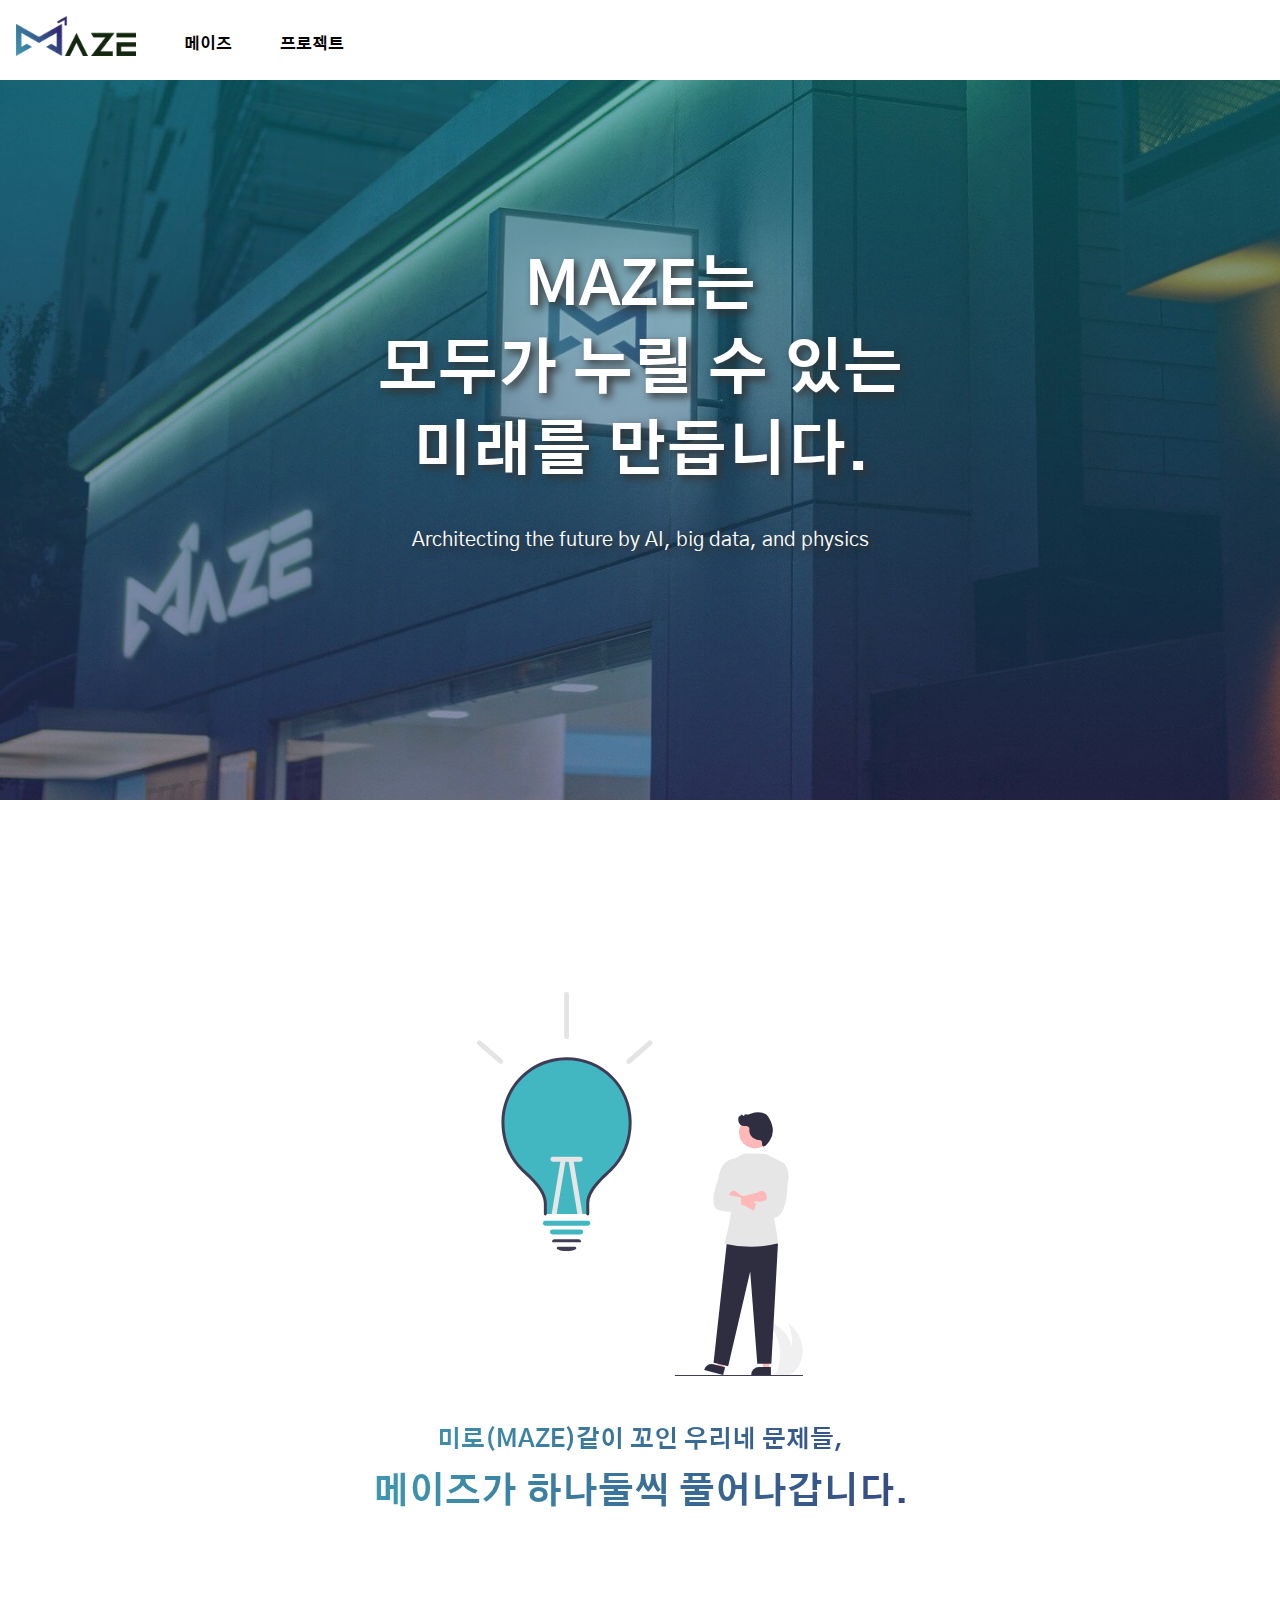
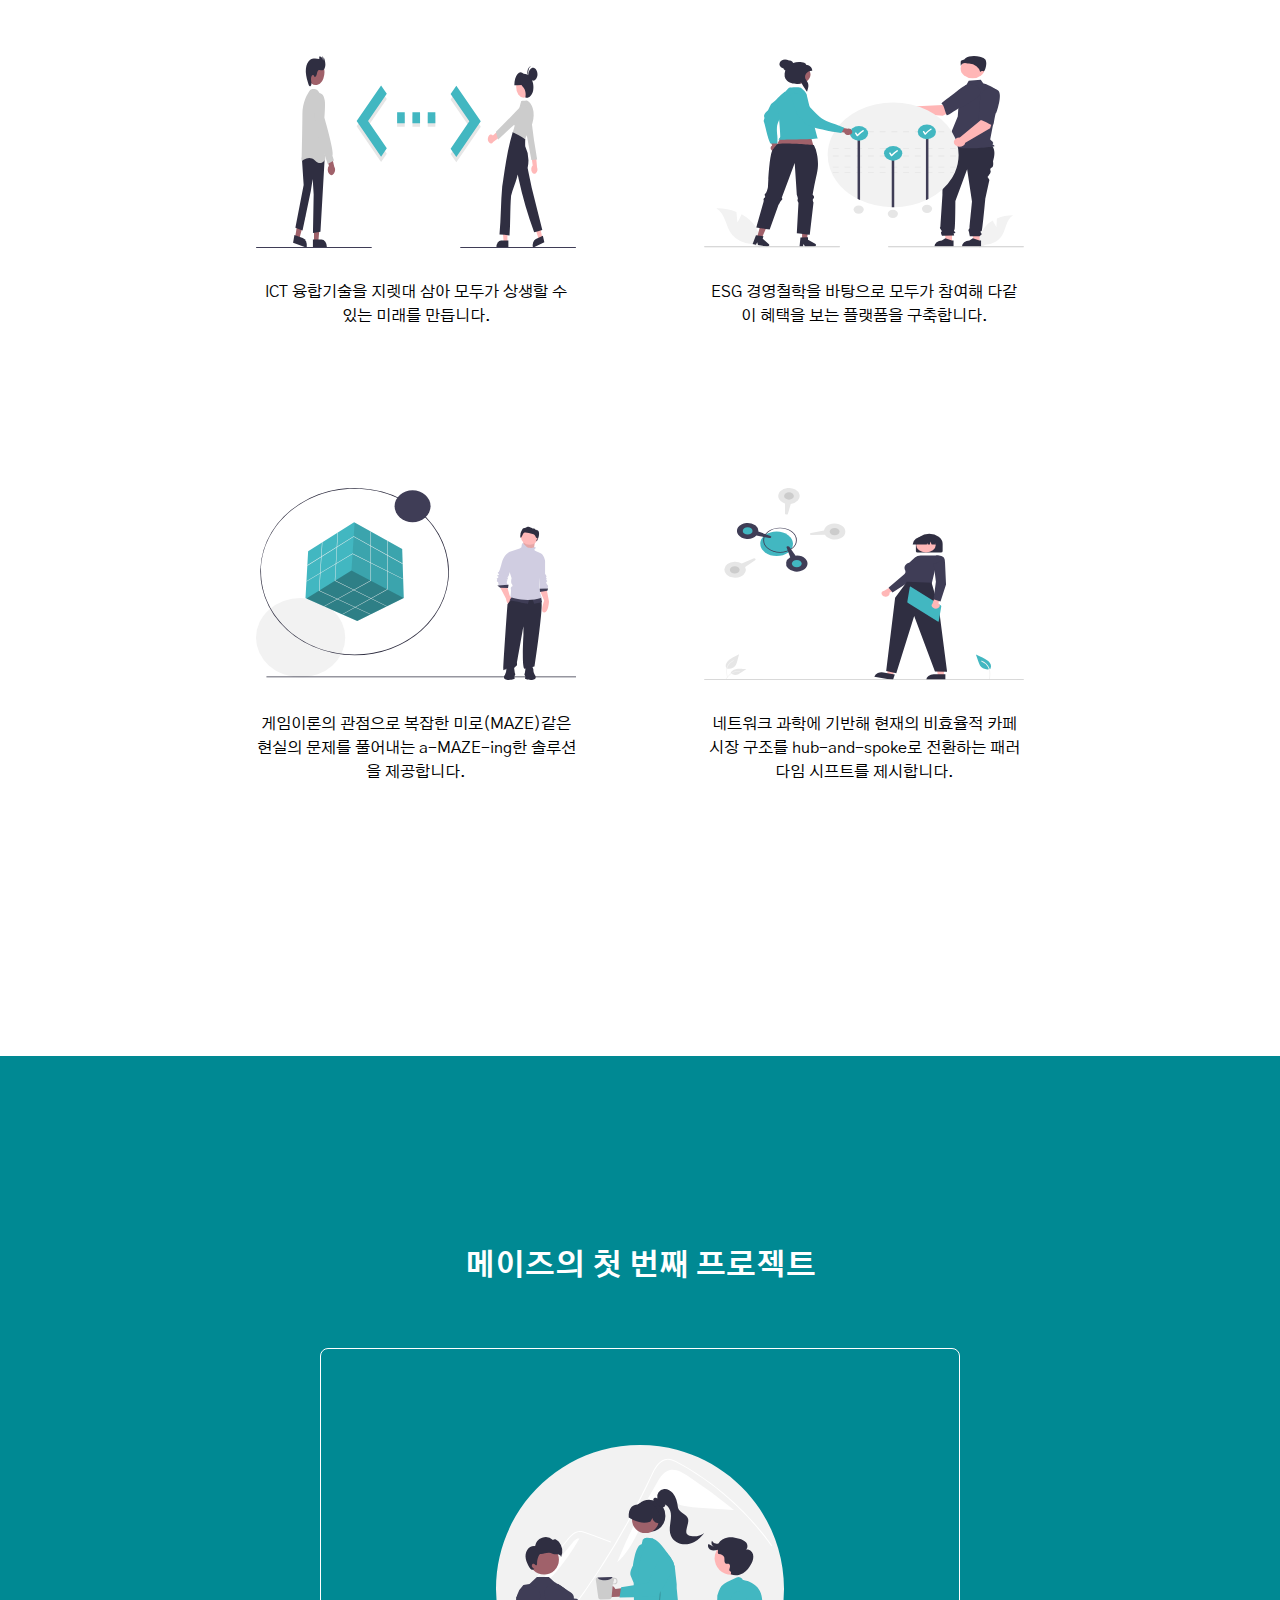
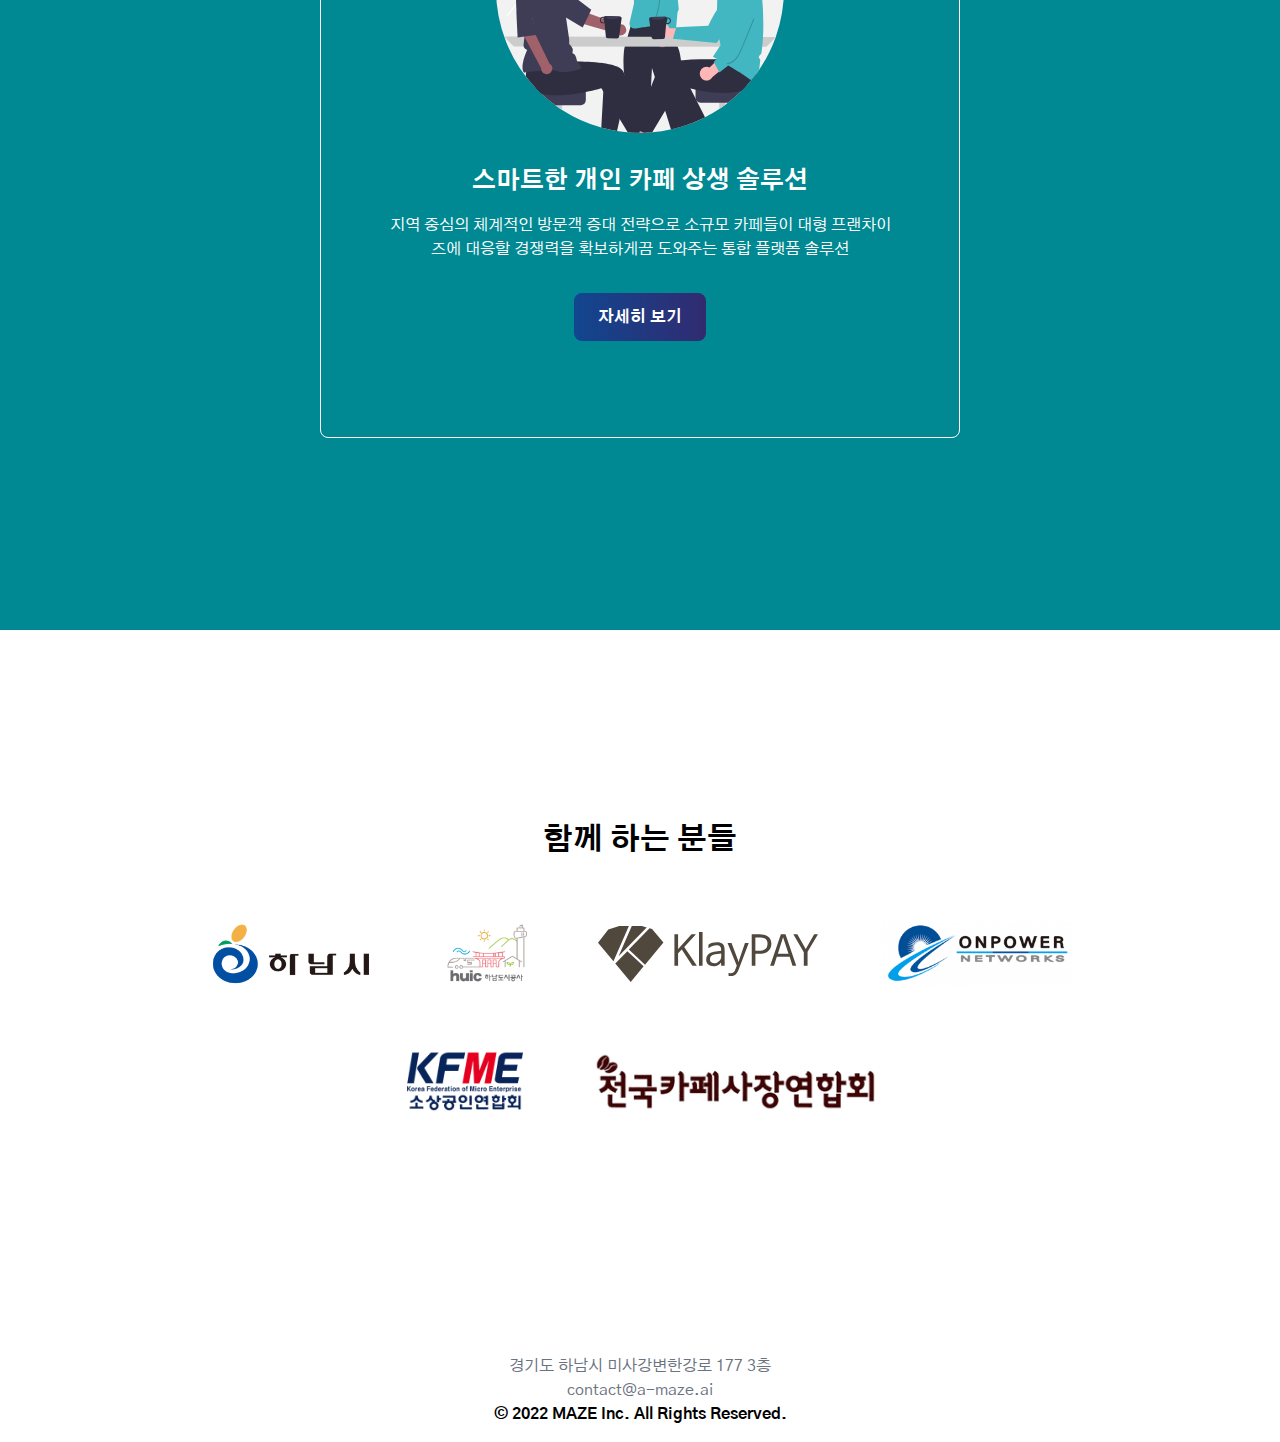
<file: index.html>
<!DOCTYPE html>
<html lang="en" class="scroll-smooth">
  <head>
    <meta charset="utf-8">
    <meta name="viewport" content="width=device-width">
    <title>MAZE | 미로같은 문제를 풀어내는 스타트업</title>
    <link rel="preconnect" href="https://fonts.googleapis.com">
    <link rel="preconnect" href="https://fonts.gstatic.com" crossorigin>
    <link href="https://fonts.googleapis.com/css2?family=Gothic+A1:wght@400;700&display=swap" rel="stylesheet">
    <link rel="preload" as="image" href="/assets/asset.96592c59.png">
    <link rel="preload" as="image" href="[data-uri]">
  <link rel="stylesheet" href="/assets/asset.e5da686d.css"></link>
</head>
  <body class="w-full min-h-screen flex flex-col">
    <nav class="bg-white fixed w-full top-0 pt-4 pb-6 px-4">
  <div class="max-w-screen-xl mx-auto flex items-end">
    <a href="/">
      <img class="hidden md:inline aspect-[3/1] w-[120px] mr-6" src="/assets/asset.96592c59.png" alt="MAZE logo">
      <img class="md:hidden h-8 inline aspect-[4/5] w-[40px] mr-4" src="[data-uri]" alt="MAZE icon">
    </a>
    <ul class="flex font-bold items-end">
      <li>
            <a class="text-sm md:text-base hover:text-primary-dark mx-2 md:px-4 md:py-2" href="/about">
              메이즈
            </a>
          </li><li>
            <a class="text-sm md:text-base hover:text-primary-dark mx-2 md:px-4 md:py-2" href="/project">
              프로젝트
            </a>
          </li>
    </ul>
  </div>
</nav>

    <main class="flex-grow">
      <section class="bg-splash bg-no-repeat bg-cover bg-center flex items-center h-[600px] md:h-[800px]">
  <div class="text-center text-white mx-auto px-4" style="text-shadow: 4px 4px 8px #333">
    <h1 class="font-bold leading-tight md:leading-snug text-4xl md:text-6xl mb-8">
      MAZE는<br>모두가 누릴 수 있는<br>미래를 만듭니다.
    </h1>
    <p class="text-xl">Architecting the future by AI, big data, and physics</p>
  </div>
</section>
<section id="overview" class="max-w-screen-lg mx-auto px-8 py-48">
  <header class="mb-16">
    <div class="flex justify-center mx-4">
      <img class="h-72 sm:h-80 md:h-96 mb-12" src="/assets/asset.1aecb2c9.svg">
    </div>
    <h2 class="bg-clip-text bg-gradient-to-r from-primary to-secondary text-transparent font-bold text-center">
      <span class="block text-lg sm:text-xl md:text-2xl mb-4">
        미로(MAZE)같이 꼬인 우리네 문제들,
      </span>
      <span class="block text-2xl sm:text-3xl md:text-4xl">메이즈가 하나둘씩 풀어나갑니다.
      </span>
    </h2>
  </header>
  <div class="flex flex-wrap text-center justify-center">
    <div class="w-80 flex flex-col justify-center mx-4 md:mx-16 my-20">
        <img class="h-48 mb-4 md:mb-8" src="/assets/asset.a20f2251.svg">
        <p>ICT 융합기술을 지렛대 삼아 모두가 상생할 수 있는 미래를 만듭니다.</p>
      </div><div class="w-80 flex flex-col justify-center mx-4 md:mx-16 my-20">
        <img class="h-48 mb-4 md:mb-8" src="/assets/asset.ddd27d6b.svg">
        <p>ESG 경영철학을 바탕으로 모두가 참여해 다같이 혜택을 보는 플랫폼을 구축합니다.</p>
      </div><div class="w-80 flex flex-col justify-center mx-4 md:mx-16 my-20">
        <img class="h-48 mb-4 md:mb-8" src="/assets/asset.1a34b080.svg">
        <p>게임이론의 관점으로 복잡한 미로(MAZE)같은 현실의 문제를 풀어내는 a-MAZE-ing한 솔루션을 제공합니다.</p>
      </div><div class="w-80 flex flex-col justify-center mx-4 md:mx-16 my-20">
        <img class="h-48 mb-4 md:mb-8" src="/assets/asset.17ec8d19.svg">
        <p>네트워크 과학에 기반해 현재의 비효율적 카페 시장 구조를 hub-and-spoke로 전환하는 패러다임 시프트를 제시합니다.</p>
      </div>
  </div>
</section>
<section id="project" class="bg-primary-dark mx-auto text-white px-4 py-48">
  <header class="flex items-end justify-center pb-16">
    <h2 class="text-2xl md:text-3xl font-bold">메이즈의 첫 번째 프로젝트</h2>
  </header>
  <main class="flex justify-center text-center">
    <div class="px-16 py-24 border border-white rounded-lg max-w-screen-sm">
      <div class="flex justify-center">
        <img class="h-60 md:h-72 rounded mb-8" src="/assets/asset.09374cf5.svg">
      </div>
      <h3 class="text-xl md:text-2xl font-bold mb-4">
        스마트한 개인 카페 상생 솔루션
      </h3>
      <p class="mb-8">
        지역 중심의 체계적인 방문객 증대 전략으로 소규모 카페들이 대형
        프랜차이즈에 대응할 경쟁력을 확보하게끔 도와주는 통합 플랫폼 솔루션
      </p>
      <div class="text-center">
        <a href="/project" class="inline-block font-bold text-sm md:text-base text-center text-white rounded-lg px-4 py-3 md:px-6 bg-gradient-to-r from-secondary-light to-secondary hover:bg-none hover:bg-secondary-light " target="_self">
  자세히 보기
</a>

      </div>
    </div>
  </main>
</section>
<section class="bg-white px-4 py-48">
  <div class="max-w-screen-lg mx-auto">
    <header class="flex items-end justify-center mb-8">
      <h2 class="text-2xl md:text-3xl font-bold">함께 하는 분들</h2>
    </header>
    <div class="flex flex-wrap justify-center">
      <img class="h-16 mx-8 my-4 md:my-8" src="/assets/asset.dc118f31.png" alt="하남시 logo"><img class="h-16 mx-8 my-4 md:my-8" src="/assets/asset.0c73f998.png" alt="하남도시공사 logo"><img class="h-16 mx-8 my-4 md:my-8" src="/assets/asset.6300edda.svg" alt="클레이페이 logo"><img class="h-16 mx-8 my-4 md:my-8" src="/assets/asset.20e27944.png" alt="온파워 네트웍스 logo"><img class="h-16 mx-8 my-4 md:my-8" src="/assets/asset.550ae460.png" alt="소상공인연합회 logo"><img class="h-16 mx-8 my-4 md:my-8" src="/assets/asset.a15a7a52.png" alt="전국카페사장연합회 logo">
    </div>
  </div>
</section>

    </main>
    <footer class="text-center p-4">
  <div class="text-gray-500">경기도 하남시 미사강변한강로 177 3층</div>
  <div class="text-gray-500">contact@a-maze.ai</div>
  <div class="font-bold">© 2022 MAZE Inc. All Rights Reserved.</div>
</footer>

  </body></html>
</file>
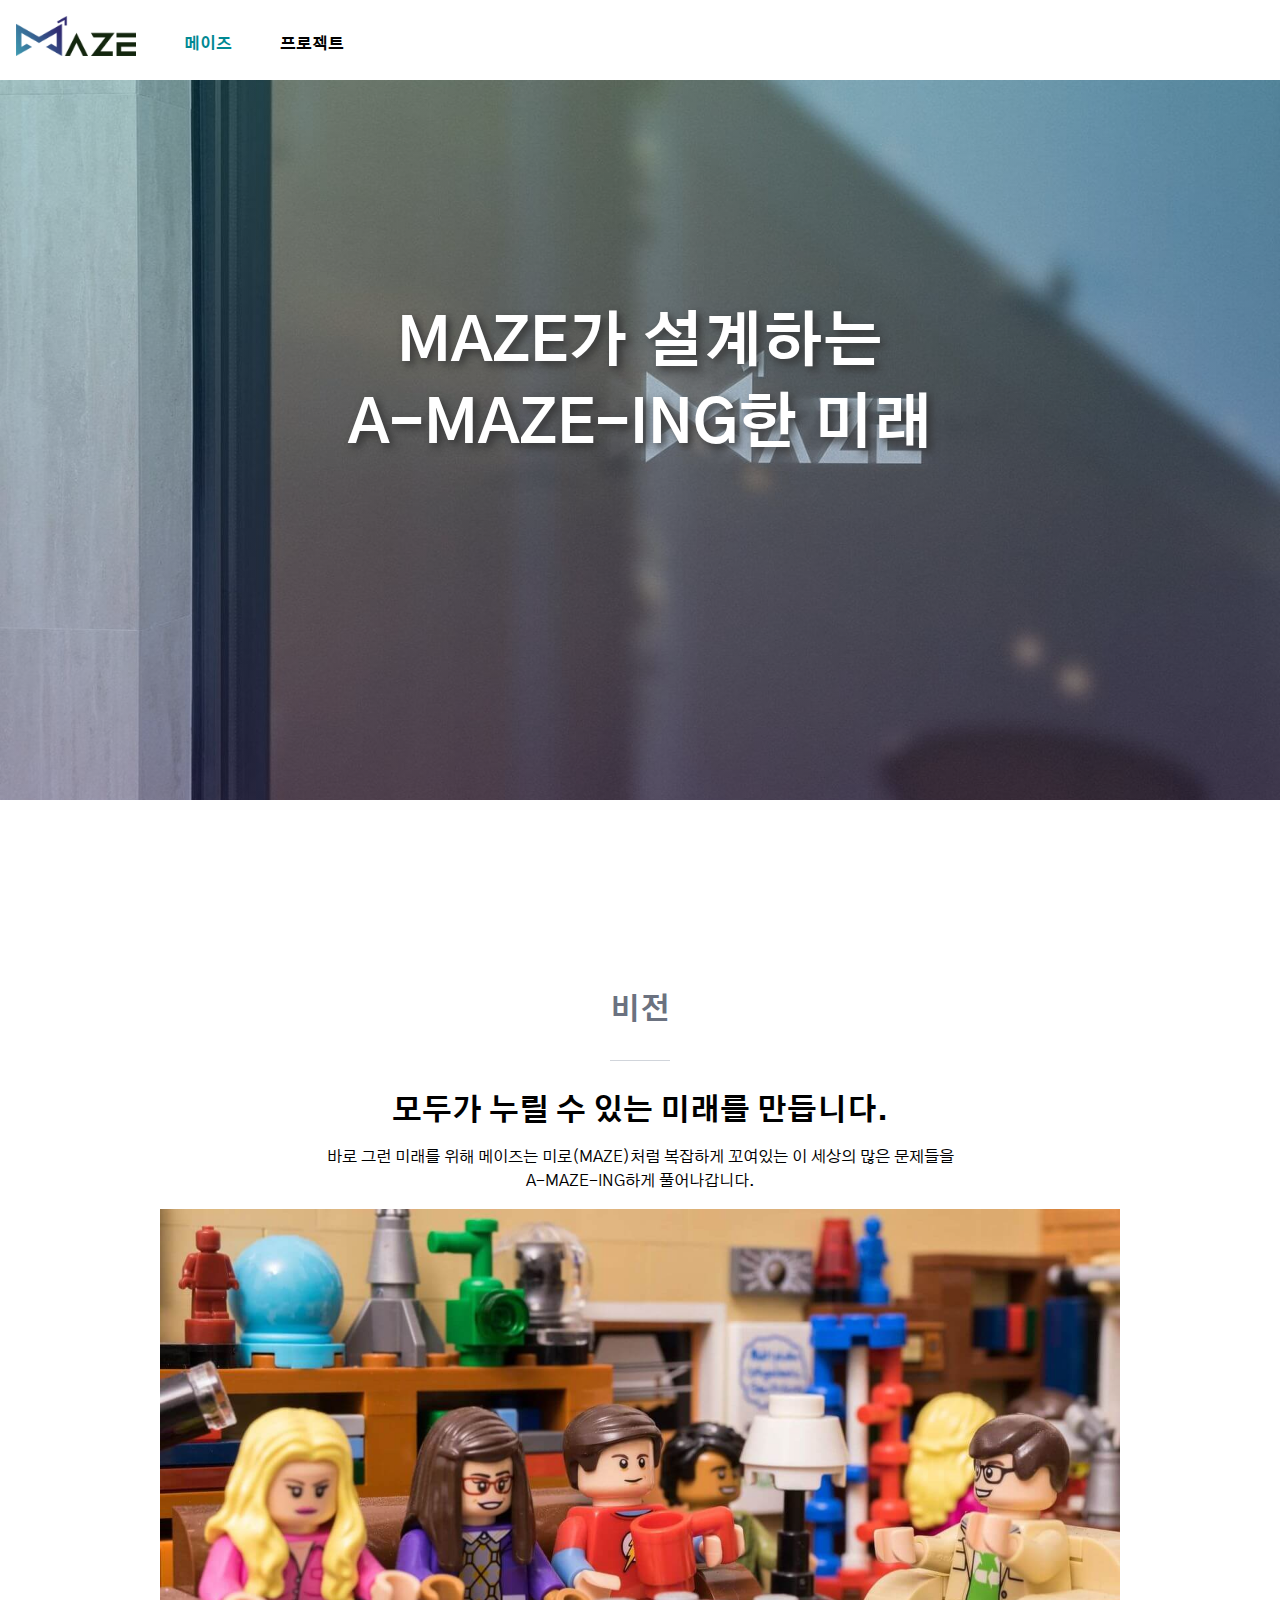
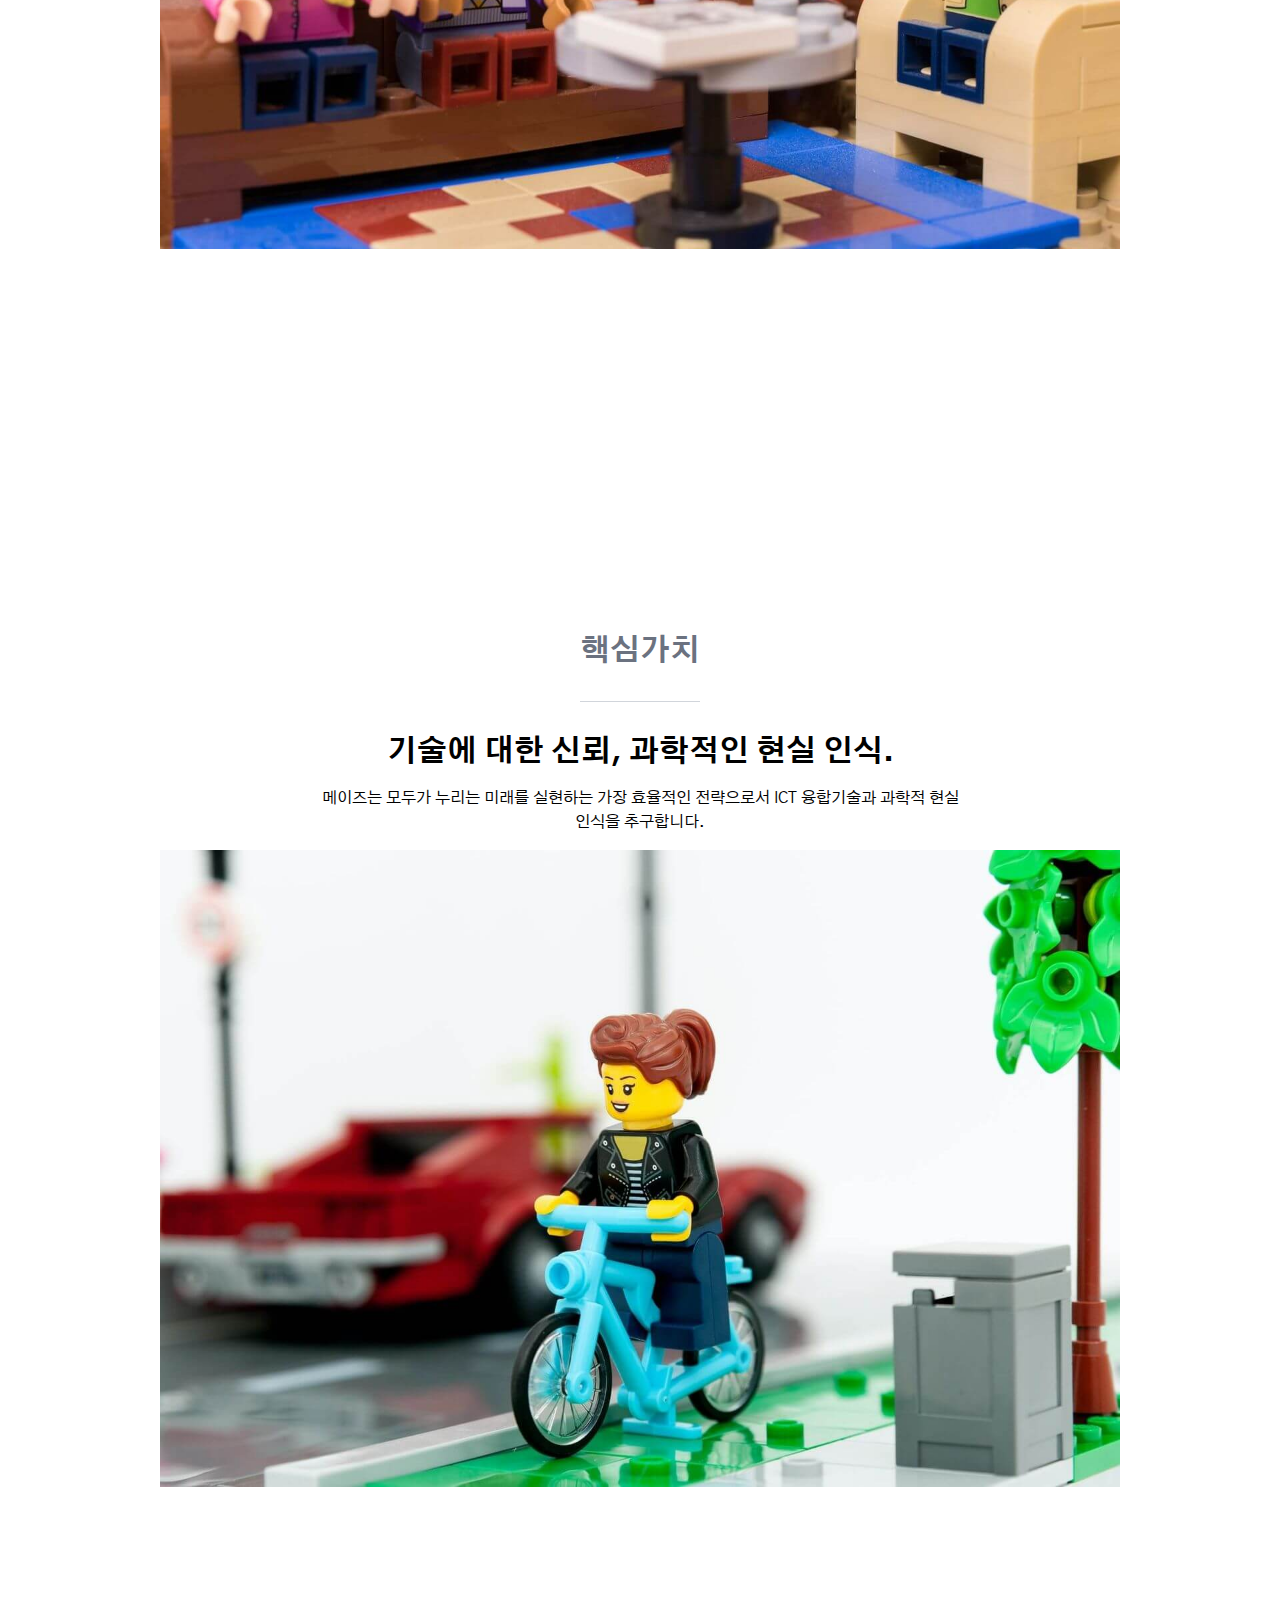
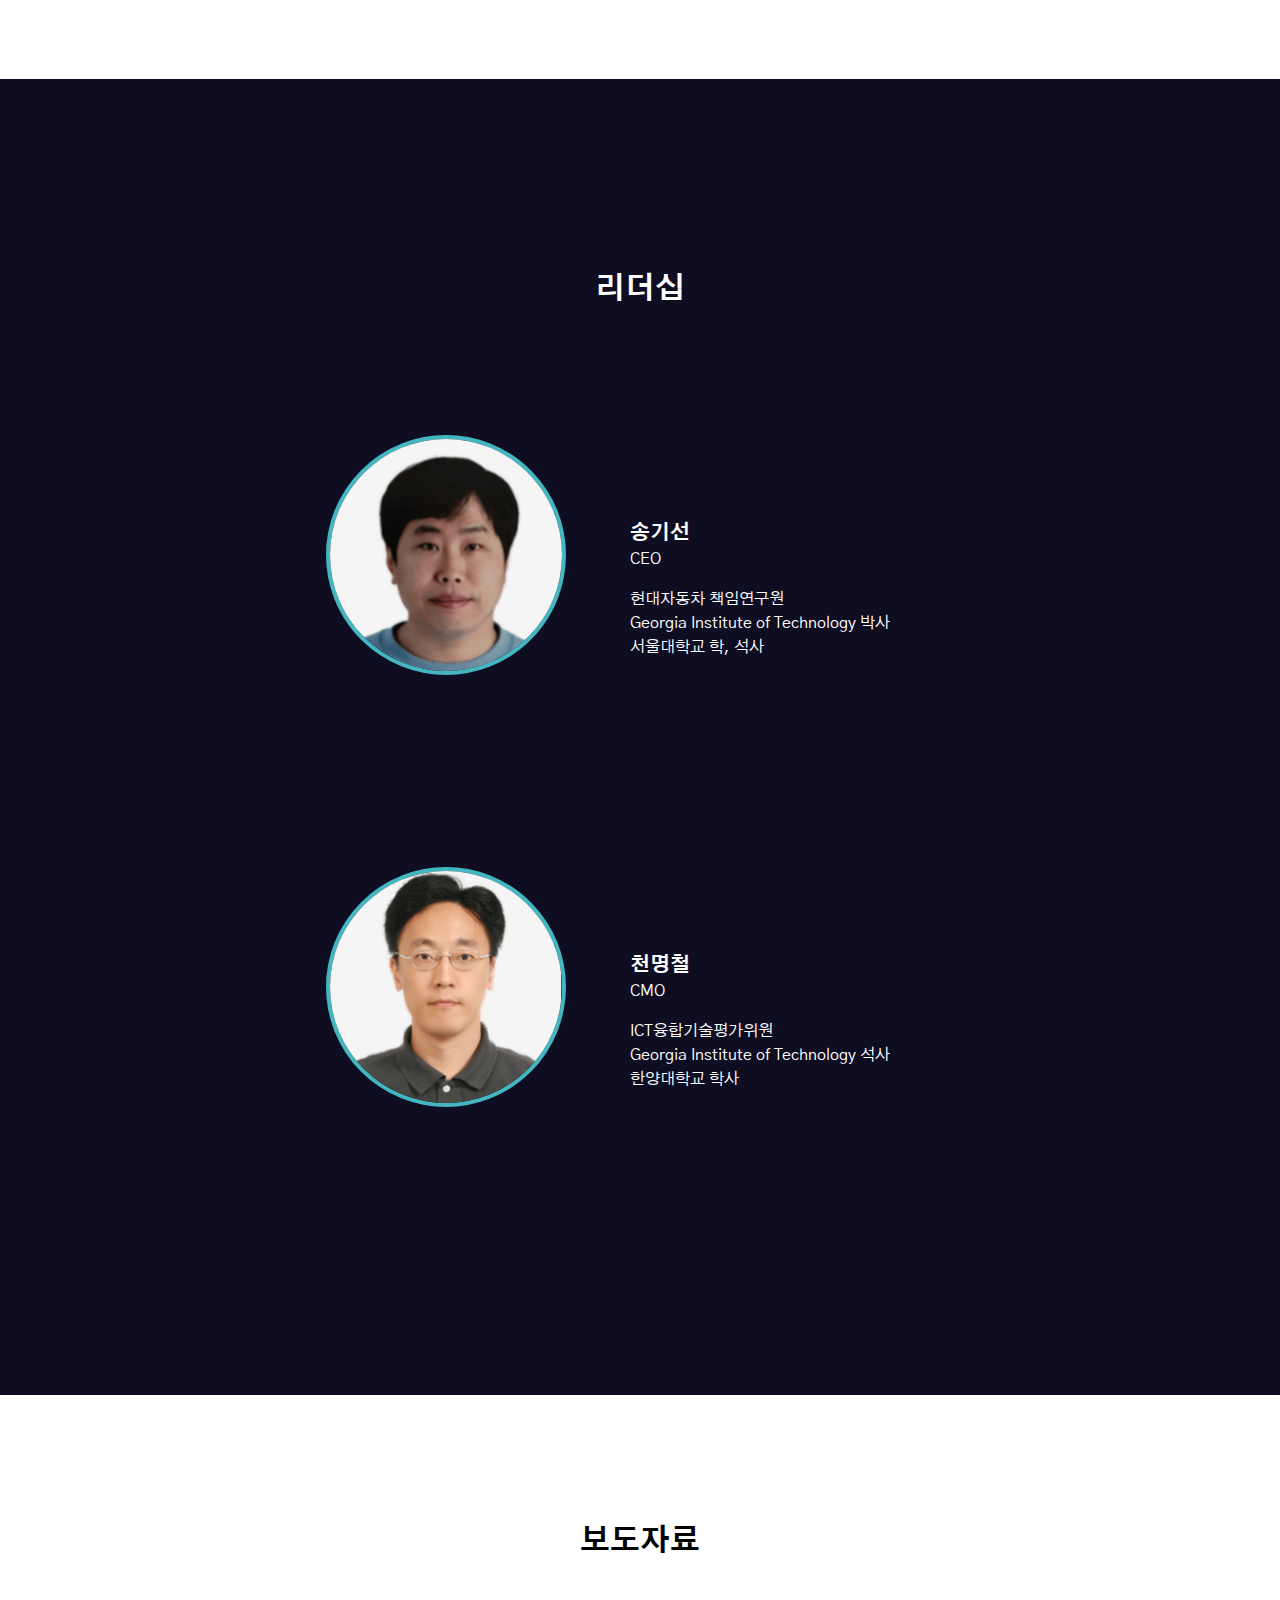
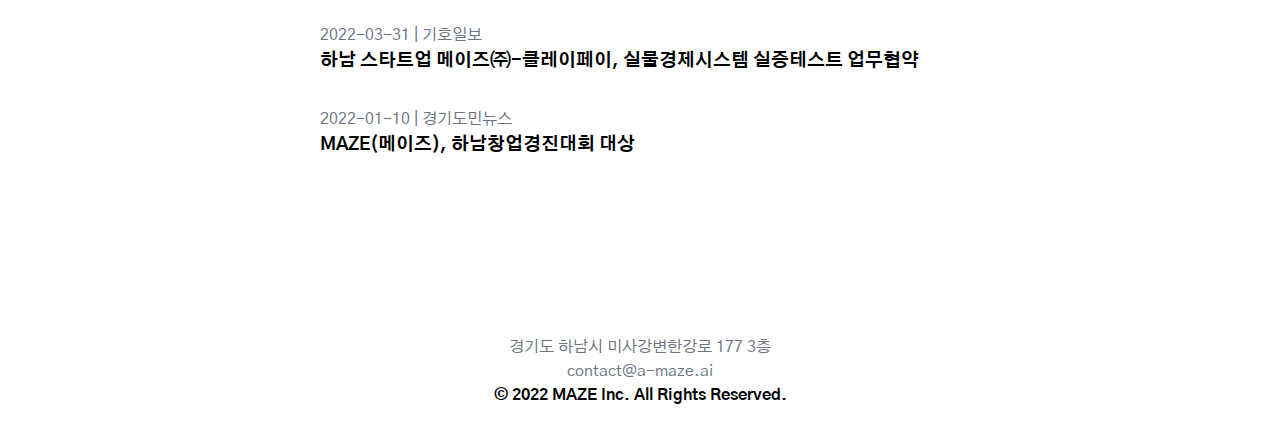
<file: about/index.html>
<!DOCTYPE html>
<html lang="en" class="scroll-smooth">
  <head>
    <meta charset="utf-8">
    <meta name="viewport" content="width=device-width">
    <title>MAZE | 미로같은 문제를 풀어내는 스타트업</title>
    <link rel="preconnect" href="https://fonts.googleapis.com">
    <link rel="preconnect" href="https://fonts.gstatic.com" crossorigin>
    <link href="https://fonts.googleapis.com/css2?family=Gothic+A1:wght@400;700&display=swap" rel="stylesheet">
    <link rel="preload" as="image" href="/assets/asset.96592c59.png">
    <link rel="preload" as="image" href="[data-uri]">
  <link rel="stylesheet" href="/assets/asset.e5da686d.css"></link>
</head>
  <body class="w-full min-h-screen flex flex-col">
    <nav class="bg-white fixed w-full top-0 pt-4 pb-6 px-4">
  <div class="max-w-screen-xl mx-auto flex items-end">
    <a href="/">
      <img class="hidden md:inline aspect-[3/1] w-[120px] mr-6" src="/assets/asset.96592c59.png" alt="MAZE logo">
      <img class="md:hidden h-8 inline aspect-[4/5] w-[40px] mr-4" src="[data-uri]" alt="MAZE icon">
    </a>
    <ul class="flex font-bold items-end">
      <li>
            <a class="text-sm md:text-base text-primary-dark mx-2 md:px-4 md:py-2" href="/about">
              메이즈
            </a>
          </li><li>
            <a class="text-sm md:text-base hover:text-primary-dark mx-2 md:px-4 md:py-2" href="/project">
              프로젝트
            </a>
          </li>
    </ul>
  </div>
</nav>

    <main class="flex-grow">
      <section class="bg-splash-about bg-no-repeat bg-cover bg-center flex items-center h-[600px] md:h-[800px]">
  <div class="text-center text-white mx-auto px-4" style="text-shadow: 4px 4px 8px #333">
    <h1 class="font-bold leading-tight md:leading-snug text-4xl md:text-6xl mb-8">
      MAZE가 설계하는<br>A-MAZE-ING한 미래
    </h1>
  </div>
</section>
<section id="vision" class="max-w-screen-lg mx-auto px-8 py-48 text-center">
  <h1 class="inline-block text-gray-500 text-2xl md:text-3xl font-bold border-b border-gray-300 pb-8 mb-8">
    비전
  </h1>
  <h2 class="text-2xl md:text-3xl font-bold mb-4">
    모두가 누릴 수 있는 미래를 만듭니다.
  </h2>
  <p class="max-w-screen-sm mx-auto mb-4">
    바로 그런 미래를 위해 메이즈는 미로(MAZE)처럼 복잡하게 꼬여있는 이 세상의
    많은 문제들을 A-MAZE-ING하게 풀어나갑니다.
  </p>
  <img class="w-full" src="/assets/asset.9fd5fa1f.jpg">
</section>
<section id="value" class="max-w-screen-lg mx-auto px-8 py-48 text-center">
  <h1 class="inline-block text-gray-500 text-2xl md:text-3xl font-bold border-b border-gray-300 pb-8 mb-8">
    핵심가치
  </h1>
  <h2 class="text-2xl md:text-3xl font-bold mb-4">
    기술에 대한 신뢰, 과학적인 현실 인식.
  </h2>
  <p class="max-w-screen-sm mx-auto mb-4">
    메이즈는 모두가 누리는 미래를 실현하는 가장 효율적인 전략으로서 ICT
    융합기술과 과학적 현실 인식을 추구합니다.
  </p>
  <img class="w-full" src="/assets/asset.7022ac0d.jpg">
</section>
<section id="team" class="bg-background text-white px-4 py-48">
  <header class="mb-8 text-center">
    <h2 class="text-2xl md:text-3xl font-bold">리더십</h2>
  </header>
  <div class="flex flex-col items-center">
    <div class="flex flex-col sm:flex-row items-center justify-center sm:items-end my-16 md:my-24">
  <img class="h-48 sm:h-52 md:h-60 w-48 sm:w-52 md:w-60 rounded-full border-4 border-primary" src="/assets/asset.2f235074.png" alt="profile pic">
  <div class="mx-8 md:mx-16 my-4 text-center sm:text-left">
    <h3 class="text-xl font-bold">송기선</h3>
    <p class="mb-4">CEO</p>
    <p>현대자동차 책임연구원</p><p>Georgia Institute of Technology 박사</p><p>서울대학교 학, 석사</p>
  </div>
</div>
<div class="flex flex-col sm:flex-row items-center justify-center sm:items-end my-16 md:my-24">
  <img class="h-48 sm:h-52 md:h-60 w-48 sm:w-52 md:w-60 rounded-full border-4 border-primary" src="/assets/asset.6434af73.png" alt="profile pic">
  <div class="mx-8 md:mx-16 my-4 text-center sm:text-left">
    <h3 class="text-xl font-bold">천명철</h3>
    <p class="mb-4">CMO</p>
    <p>ICT융합기술평가위원</p><p>Georgia Institute of Technology 석사</p><p>한양대학교 학사</p>
  </div>
</div>

  </div>
</section>
<section id="press" class="max-w-screen-xl mx-auto px-4 py-32">
  <header class="flex items-end justify-center pb-16">
    <h2 class="text-2xl md:text-3xl font-bold">보도자료</h2>
  </header>
  <main class="max-w-screen-sm mx-auto">
    <div class="mb-8">
        <div class="text-gray-500">
          2022-03-31 | 기호일보
        </div>
        <h3 class="font-bold text-lg">
          <a href="https://www.kihoilbo.co.kr/news/articleView.html?idxno=973034" target="_blank" rel="noopener noreferrer">
            하남 스타트업 메이즈㈜-클레이페이, 실물경제시스템 실증테스트 업무협약
          </a>
        </h3>
      </div><div class="mb-8">
        <div class="text-gray-500">
          2022-01-10 | 경기도민뉴스
        </div>
        <h3 class="font-bold text-lg">
          <a href="http://www.kdnews.co.kr/sub_read.html?uid=30979" target="_blank" rel="noopener noreferrer">
            MAZE(메이즈), 하남창업경진대회 대상
          </a>
        </h3>
      </div>
  </main>
</section>

    </main>
    <footer class="text-center p-4">
  <div class="text-gray-500">경기도 하남시 미사강변한강로 177 3층</div>
  <div class="text-gray-500">contact@a-maze.ai</div>
  <div class="font-bold">© 2022 MAZE Inc. All Rights Reserved.</div>
</footer>

  </body></html>
</file>
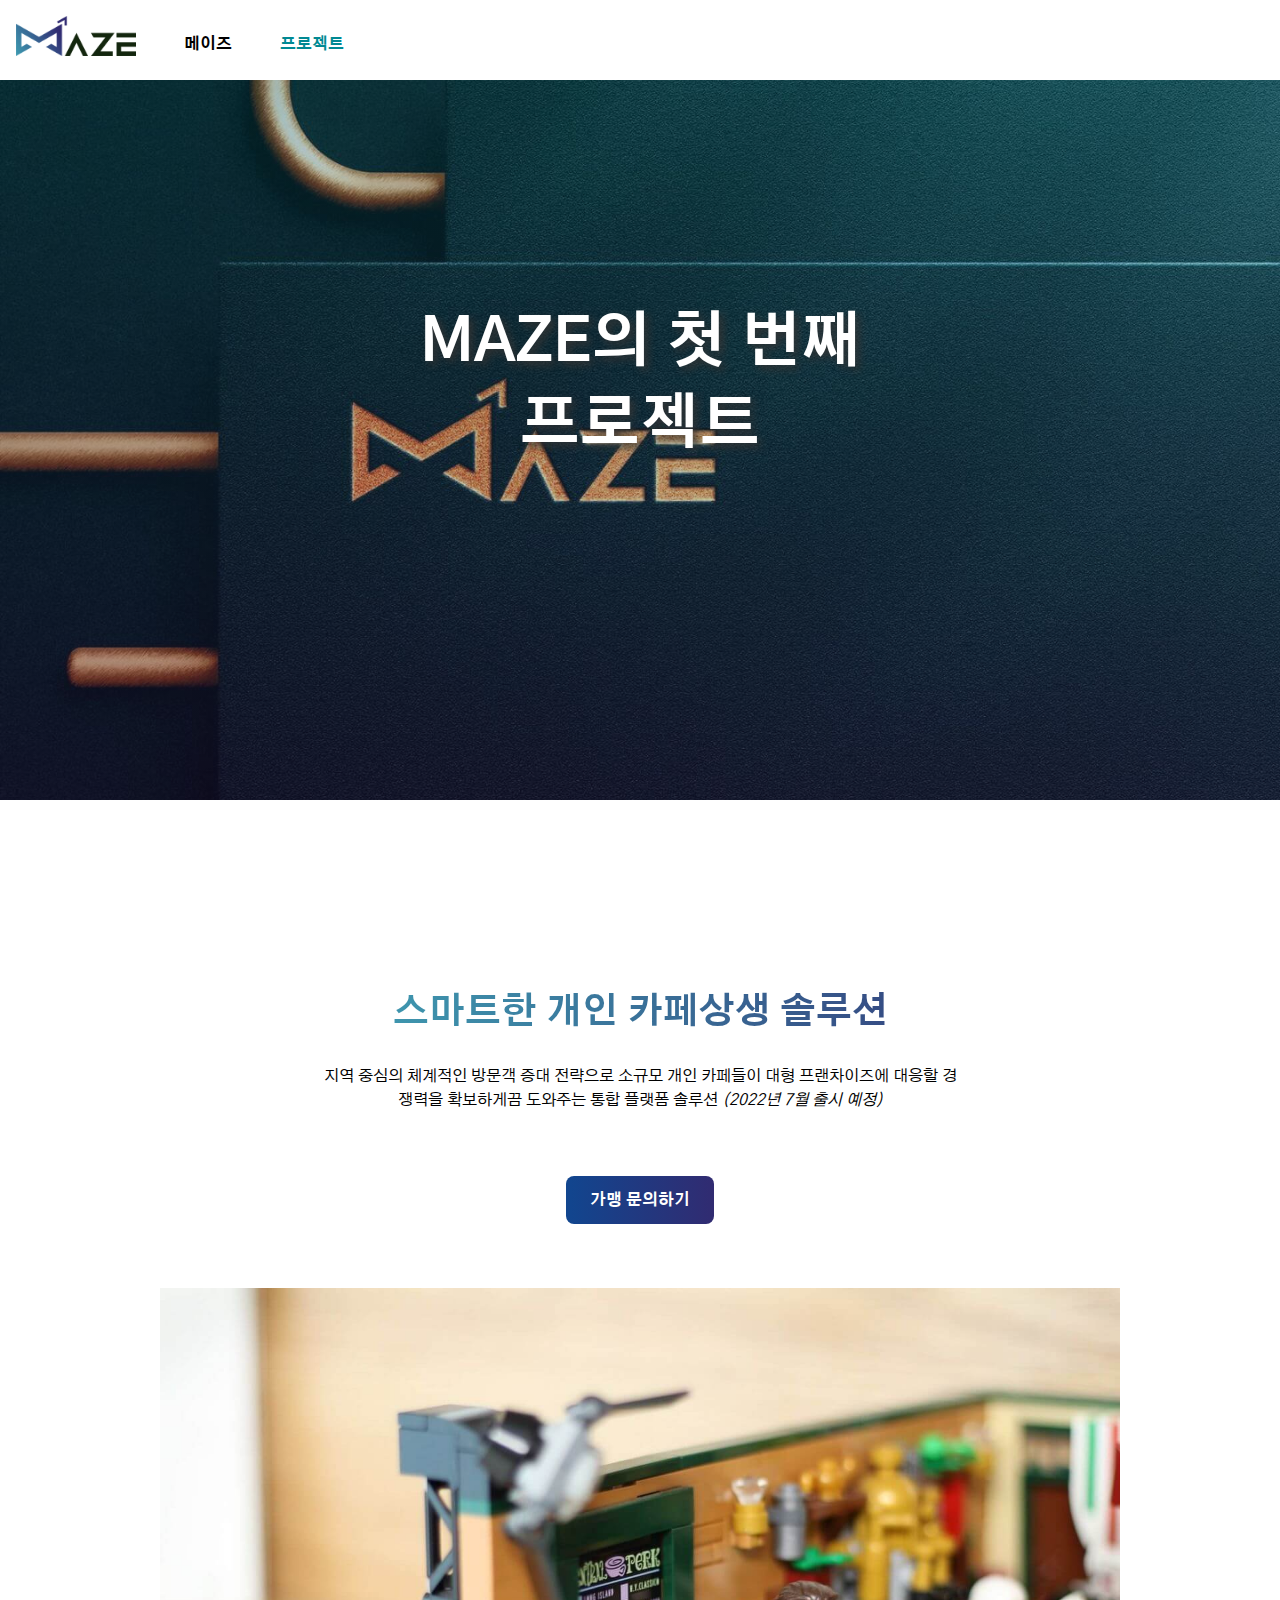
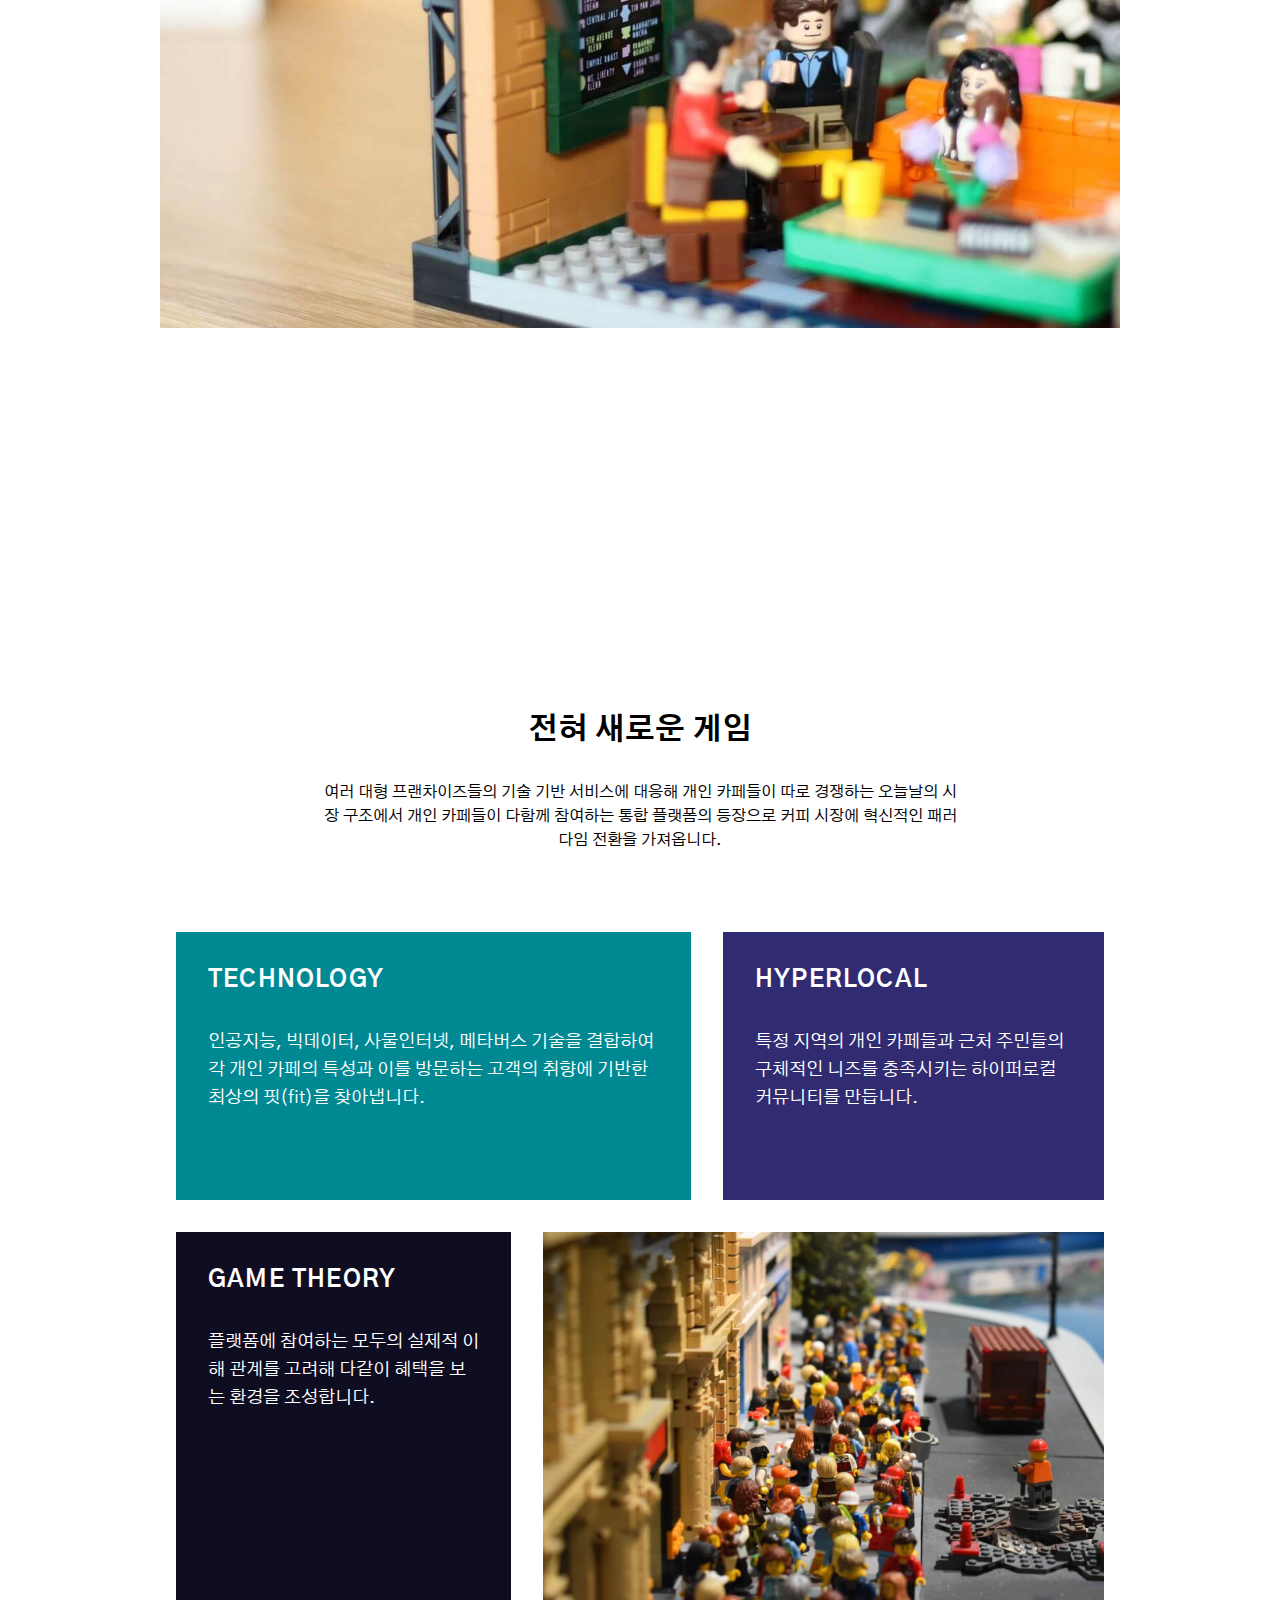
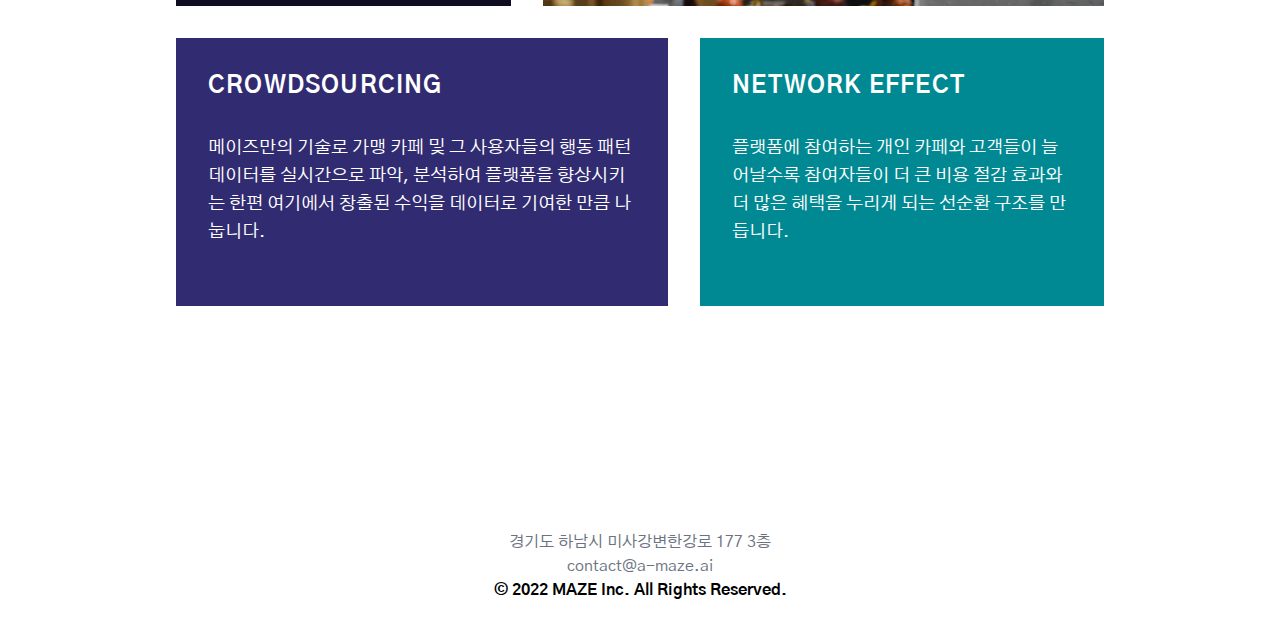
<file: project/index.html>
<!DOCTYPE html>
<html lang="en" class="scroll-smooth">
  <head>
    <meta charset="utf-8">
    <meta name="viewport" content="width=device-width">
    <title>MAZE | 미로같은 문제를 풀어내는 스타트업</title>
    <link rel="preconnect" href="https://fonts.googleapis.com">
    <link rel="preconnect" href="https://fonts.gstatic.com" crossorigin>
    <link href="https://fonts.googleapis.com/css2?family=Gothic+A1:wght@400;700&display=swap" rel="stylesheet">
    <link rel="preload" as="image" href="/assets/asset.96592c59.png">
    <link rel="preload" as="image" href="[data-uri]">
  <link rel="stylesheet" href="/assets/asset.e5da686d.css"></link>
</head>
  <body class="w-full min-h-screen flex flex-col">
    <nav class="bg-white fixed w-full top-0 pt-4 pb-6 px-4">
  <div class="max-w-screen-xl mx-auto flex items-end">
    <a href="/">
      <img class="hidden md:inline aspect-[3/1] w-[120px] mr-6" src="/assets/asset.96592c59.png" alt="MAZE logo">
      <img class="md:hidden h-8 inline aspect-[4/5] w-[40px] mr-4" src="[data-uri]" alt="MAZE icon">
    </a>
    <ul class="flex font-bold items-end">
      <li>
            <a class="text-sm md:text-base hover:text-primary-dark mx-2 md:px-4 md:py-2" href="/about">
              메이즈
            </a>
          </li><li>
            <a class="text-sm md:text-base text-primary-dark mx-2 md:px-4 md:py-2" href="/project">
              프로젝트
            </a>
          </li>
    </ul>
  </div>
</nav>

    <main class="flex-grow">
      <section class="bg-splash-project bg-no-repeat bg-cover bg-center flex items-center h-[600px] md:h-[800px]">
  <div class="text-center text-white mx-auto px-4" style="text-shadow: 4px 4px 8px #333">
    <h1 class="font-bold leading-tight md:leading-snug text-4xl md:text-6xl mb-8">
      MAZE의 첫 번째<br>프로젝트
    </h1>
  </div>
</section>
<section id="overview" class="max-w-screen-lg mx-auto px-8 py-48 text-center">
  <header class="mb-16">
    <h1 class="text-2xl sm:text-3xl md:text-4xl font-bold mb-8 bg-clip-text bg-gradient-to-r from-primary to-secondary text-transparent">
      스마트한 개인 카페<br class="sm:hidden">상생 솔루션
    </h1>
    <p class="max-w-screen-sm mx-auto">
      지역 중심의 체계적인 방문객 증대 전략으로 소규모 개인 카페들이 대형
      프랜차이즈에 대응할 경쟁력을 확보하게끔 도와주는 통합 플랫폼 솔루션
      <em>(2022년 7월 출시 예정)</em>
    </p>
  </header>
  <a href="https://forms.gle/SU8YZXaQtpo4AS189" class="inline-block font-bold text-sm md:text-base text-center text-white rounded-lg px-4 py-3 md:px-6 bg-gradient-to-r from-secondary-light to-secondary hover:bg-none hover:bg-secondary-light mb-16" target="_blank" rel="noreferrer noopener">
  
    가맹 문의하기
  
</a>

  <img class="w-full" src="/assets/asset.a8f2d7b8.jpg">
</section>
<section id="highlight" class="max-w-screen-lg mx-auto px-8 py-48 text-center">
  <header class="mb-16">
    <h1 class="text-2xl md:text-3xl font-bold mb-8">전혀 새로운 게임</h1>
    <p class="max-w-screen-sm mx-auto">
      여러 대형 프랜차이즈들의 기술 기반 서비스에 대응해 개인 카페들이 따로
      경쟁하는 오늘날의 시장 구조에서 개인 카페들이 다함께 참여하는 통합
      플랫폼의 등장으로 커피 시장에 혁신적인 패러다임 전환을 가져옵니다.
    </p>
  </header>
  <div class="flex flex-col">
    <div class="sm:flex sm:min-h-[300px]">
      <div class="text-left text-white m-4 p-8 min-h-full bg-primary-dark">
  <h2 class="tracking-wider uppercase text-xl md:text-2xl font-bold mb-4 md:mb-8">
    Technology
  </h2>
  <p class="md:text-lg">
    
        인공지능, 빅데이터, 사물인터넷, 메타버스 기술을 결합하여 각 개인 카페의
        특성과 이를 방문하는 고객의 취향에 기반한 최상의 핏(fit)을 찾아냅니다.
      
  </p>
</div>

      <div class="text-left text-white m-4 p-8 min-h-full bg-secondary">
  <h2 class="tracking-wider uppercase text-xl md:text-2xl font-bold mb-4 md:mb-8">
    Hyperlocal
  </h2>
  <p class="md:text-lg">
    
        특정 지역의 개인 카페들과 근처 주민들의 구체적인 니즈를 충족시키는
        하이퍼로컬 커뮤니티를 만듭니다.
      
  </p>
</div>

    </div>
    <div class="sm:flex sm:min-h-[300px]">
      <div class="text-left text-white m-4 p-8 min-h-full bg-background flex-2">
  <h2 class="tracking-wider uppercase text-xl md:text-2xl font-bold mb-4 md:mb-8">
    Game theory
  </h2>
  <p class="md:text-lg">
    
        플랫폼에 참여하는 모두의 실제적 이해 관계를 고려해 다같이 혜택을 보는
        환경을 조성합니다.
      
  </p>
</div>

      <div class="flex-3 m-4">
        <img class="w-full min-h-full object-cover" src="/assets/asset.1b344e76.jpg">
      </div>
    </div>
    <div class="sm:flex sm:min-h-[300px]">
      <div class="text-left text-white m-4 p-8 min-h-full bg-secondary">
  <h2 class="tracking-wider uppercase text-xl md:text-2xl font-bold mb-4 md:mb-8">
    Crowdsourcing
  </h2>
  <p class="md:text-lg">
    
        메이즈만의 기술로 가맹 카페 및 그 사용자들의 행동 패턴 데이터를
        실시간으로 파악, 분석하여 플랫폼을 향상시키는 한편 여기에서 창출된
        수익을 데이터로 기여한 만큼 나눕니다.
      
  </p>
</div>

      <div class="text-left text-white m-4 p-8 min-h-full bg-primary-dark">
  <h2 class="tracking-wider uppercase text-xl md:text-2xl font-bold mb-4 md:mb-8">
    Network effect
  </h2>
  <p class="md:text-lg">
    
        플랫폼에 참여하는 개인 카페와 고객들이 늘어날수록 참여자들이 더 큰 비용
        절감 효과와 더 많은 혜택을 누리게 되는 선순환 구조를 만듭니다.
      
  </p>
</div>

    </div>
  </div>
</section>

    </main>
    <footer class="text-center p-4">
  <div class="text-gray-500">경기도 하남시 미사강변한강로 177 3층</div>
  <div class="text-gray-500">contact@a-maze.ai</div>
  <div class="font-bold">© 2022 MAZE Inc. All Rights Reserved.</div>
</footer>

  </body></html>
</file>
<file: assets/asset.e5da686d.css>
*,:before,:after{box-sizing:border-box;border-width:0;border-style:solid;border-color:#e5e7eb}:before,:after{--tw-content: ""}html{line-height:1.5;-webkit-text-size-adjust:100%;-moz-tab-size:4;-o-tab-size:4;tab-size:4;font-family:Gothic A1,ui-sans-serif,system-ui,-apple-system,BlinkMacSystemFont,Segoe UI,Roboto,Helvetica Neue,Arial,Noto Sans,sans-serif,"Apple Color Emoji","Segoe UI Emoji",Segoe UI Symbol,"Noto Color Emoji"}body{margin:0;line-height:inherit}hr{height:0;color:inherit;border-top-width:1px}abbr:where([title]){-webkit-text-decoration:underline dotted;text-decoration:underline dotted}h1,h2,h3,h4,h5,h6{font-size:inherit;font-weight:inherit}a{color:inherit;text-decoration:inherit}b,strong{font-weight:bolder}code,kbd,samp,pre{font-family:ui-monospace,SFMono-Regular,Menlo,Monaco,Consolas,Liberation Mono,Courier New,monospace;font-size:1em}small{font-size:80%}sub,sup{font-size:75%;line-height:0;position:relative;vertical-align:baseline}sub{bottom:-.25em}sup{top:-.5em}table{text-indent:0;border-color:inherit;border-collapse:collapse}button,input,optgroup,select,textarea{font-family:inherit;font-size:100%;line-height:inherit;color:inherit;margin:0;padding:0}button,select{text-transform:none}button,[type=button],[type=reset],[type=submit]{-webkit-appearance:button;background-color:transparent;background-image:none}:-moz-focusring{outline:auto}:-moz-ui-invalid{box-shadow:none}progress{vertical-align:baseline}::-webkit-inner-spin-button,::-webkit-outer-spin-button{height:auto}[type=search]{-webkit-appearance:textfield;outline-offset:-2px}::-webkit-search-decoration{-webkit-appearance:none}::-webkit-file-upload-button{-webkit-appearance:button;font:inherit}summary{display:list-item}blockquote,dl,dd,h1,h2,h3,h4,h5,h6,hr,figure,p,pre{margin:0}fieldset{margin:0;padding:0}legend{padding:0}ol,ul,menu{list-style:none;margin:0;padding:0}textarea{resize:vertical}input::-moz-placeholder,textarea::-moz-placeholder{opacity:1;color:#9ca3af}input:-ms-input-placeholder,textarea:-ms-input-placeholder{opacity:1;color:#9ca3af}input::placeholder,textarea::placeholder{opacity:1;color:#9ca3af}button,[role=button]{cursor:pointer}:disabled{cursor:default}img,svg,video,canvas,audio,iframe,embed,object{display:block;vertical-align:middle}img,video{max-width:100%;height:auto}[hidden]{display:none}*,:before,:after{--tw-translate-x: 0;--tw-translate-y: 0;--tw-rotate: 0;--tw-skew-x: 0;--tw-skew-y: 0;--tw-scale-x: 1;--tw-scale-y: 1;--tw-pan-x: ;--tw-pan-y: ;--tw-pinch-zoom: ;--tw-scroll-snap-strictness: proximity;--tw-ordinal: ;--tw-slashed-zero: ;--tw-numeric-figure: ;--tw-numeric-spacing: ;--tw-numeric-fraction: ;--tw-ring-inset: ;--tw-ring-offset-width: 0px;--tw-ring-offset-color: #fff;--tw-ring-color: rgb(59 130 246 / .5);--tw-ring-offset-shadow: 0 0 #0000;--tw-ring-shadow: 0 0 #0000;--tw-shadow: 0 0 #0000;--tw-shadow-colored: 0 0 #0000;--tw-blur: ;--tw-brightness: ;--tw-contrast: ;--tw-grayscale: ;--tw-hue-rotate: ;--tw-invert: ;--tw-saturate: ;--tw-sepia: ;--tw-drop-shadow: ;--tw-backdrop-blur: ;--tw-backdrop-brightness: ;--tw-backdrop-contrast: ;--tw-backdrop-grayscale: ;--tw-backdrop-hue-rotate: ;--tw-backdrop-invert: ;--tw-backdrop-opacity: ;--tw-backdrop-saturate: ;--tw-backdrop-sepia: }.fixed{position:fixed}.top-0{top:0}.m-4{margin:1rem}.mx-auto{margin-left:auto;margin-right:auto}.mx-4{margin-left:1rem;margin-right:1rem}.my-20{margin-top:5rem;margin-bottom:5rem}.my-16{margin-top:4rem;margin-bottom:4rem}.mx-8{margin-left:2rem;margin-right:2rem}.my-4{margin-top:1rem;margin-bottom:1rem}.mx-2{margin-left:.5rem;margin-right:.5rem}.mb-8{margin-bottom:2rem}.mb-16{margin-bottom:4rem}.mb-4{margin-bottom:1rem}.mb-12{margin-bottom:3rem}.mr-6{margin-right:1.5rem}.mr-4{margin-right:1rem}.block{display:block}.inline-block{display:inline-block}.inline{display:inline}.flex{display:flex}.hidden{display:none}.aspect-\[3\/1\]{aspect-ratio:3 / 1}.aspect-\[4\/5\]{aspect-ratio:4 / 5}.h-\[600px\]{height:600px}.h-72{height:18rem}.h-48{height:12rem}.h-8{height:2rem}.h-16{height:4rem}.h-60{height:15rem}.min-h-full{min-height:100%}.min-h-screen{min-height:100vh}.w-80{width:20rem}.w-48{width:12rem}.w-full{width:100%}.w-\[120px\]{width:120px}.w-\[40px\]{width:40px}.max-w-screen-sm{max-width:640px}.max-w-screen-lg{max-width:1024px}.max-w-screen-xl{max-width:1280px}.flex-grow{flex-grow:1}.flex-col{flex-direction:column}.flex-wrap{flex-wrap:wrap}.items-end{align-items:flex-end}.items-center{align-items:center}.justify-center{justify-content:center}.scroll-smooth{scroll-behavior:smooth}.rounded-lg{border-radius:.5rem}.rounded-full{border-radius:9999px}.rounded{border-radius:.25rem}.border-4{border-width:4px}.border{border-width:1px}.border-b{border-bottom-width:1px}.border-primary{--tw-border-opacity: 1;border-color:rgb(66 183 193 / var(--tw-border-opacity))}.border-white{--tw-border-opacity: 1;border-color:rgb(255 255 255 / var(--tw-border-opacity))}.border-gray-300{--tw-border-opacity: 1;border-color:rgb(209 213 219 / var(--tw-border-opacity))}.bg-background{--tw-bg-opacity: 1;background-color:rgb(15 13 34 / var(--tw-bg-opacity))}.bg-primary{--tw-bg-opacity: 1;background-color:rgb(66 183 193 / var(--tw-bg-opacity))}.bg-white{--tw-bg-opacity: 1;background-color:rgb(255 255 255 / var(--tw-bg-opacity))}.bg-primary-dark{--tw-bg-opacity: 1;background-color:rgb(0 137 147 / var(--tw-bg-opacity))}.bg-secondary{--tw-bg-opacity: 1;background-color:rgb(49 43 113 / var(--tw-bg-opacity))}.bg-splash-about{background-image:linear-gradient(0deg,rgba(49 43 113 / 33%),rgba(0 137 147 / 25%)),url(/splash-about.jpg)}.bg-gradient-to-r{background-image:linear-gradient(to right,var(--tw-gradient-stops))}.bg-splash{background-image:linear-gradient(0deg,rgba(49 43 113 / 50%),rgba(0 137 147 / 50%)),url(/splash.jpg)}.bg-splash-project{background-image:linear-gradient(0deg,rgba(49 43 113 / 25%),rgba(0 137 147 / 25%)),url(/splash-project.jpg)}.from-primary{--tw-gradient-from: #42B7C1;--tw-gradient-stops: var(--tw-gradient-from), var(--tw-gradient-to, rgb(66 183 193 / 0))}.from-secondary-light{--tw-gradient-from: #11468F;--tw-gradient-stops: var(--tw-gradient-from), var(--tw-gradient-to, rgb(17 70 143 / 0))}.to-secondary{--tw-gradient-to: #312B71}.to-primary-dark{--tw-gradient-to: #008993}.bg-cover{background-size:cover}.bg-clip-text{-webkit-background-clip:text;background-clip:text}.bg-center{background-position:center}.bg-no-repeat{background-repeat:no-repeat}.object-cover{-o-object-fit:cover;object-fit:cover}.p-4{padding:1rem}.p-8{padding:2rem}.px-4{padding-left:1rem;padding-right:1rem}.py-48{padding-top:12rem;padding-bottom:12rem}.px-8{padding-left:2rem;padding-right:2rem}.py-3{padding-top:.75rem;padding-bottom:.75rem}.py-32{padding-top:8rem;padding-bottom:8rem}.px-16{padding-left:4rem;padding-right:4rem}.py-24{padding-top:6rem;padding-bottom:6rem}.pt-4{padding-top:1rem}.pb-6{padding-bottom:1.5rem}.pb-16{padding-bottom:4rem}.pb-8{padding-bottom:2rem}.text-left{text-align:left}.text-center{text-align:center}.text-4xl{font-size:2.25rem;line-height:2.5rem}.text-2xl{font-size:1.5rem;line-height:2rem}.text-xl{font-size:1.25rem;line-height:1.75rem}.text-lg{font-size:1.125rem;line-height:1.75rem}.text-sm{font-size:.875rem;line-height:1.25rem}.font-bold{font-weight:700}.uppercase{text-transform:uppercase}.leading-tight{line-height:1.25}.tracking-wider{letter-spacing:.05em}.text-white{--tw-text-opacity: 1;color:rgb(255 255 255 / var(--tw-text-opacity))}.text-gray-500{--tw-text-opacity: 1;color:rgb(107 114 128 / var(--tw-text-opacity))}.text-transparent{color:transparent}.text-primary-dark{--tw-text-opacity: 1;color:rgb(0 137 147 / var(--tw-text-opacity))}.hover\:bg-primary:hover{--tw-bg-opacity: 1;background-color:rgb(66 183 193 / var(--tw-bg-opacity))}.hover\:bg-secondary-light:hover{--tw-bg-opacity: 1;background-color:rgb(17 70 143 / var(--tw-bg-opacity))}.hover\:bg-\[\#fff2\]:hover{background-color:#fff2}.hover\:bg-none:hover{background-image:none}.hover\:text-primary-dark:hover{--tw-text-opacity: 1;color:rgb(0 137 147 / var(--tw-text-opacity))}@media (min-width: 640px){.sm\:block{display:block}.sm\:flex{display:flex}.sm\:hidden{display:none}.sm\:h-80{height:20rem}.sm\:h-52{height:13rem}.sm\:min-h-\[300px\]{min-height:300px}.sm\:w-52{width:13rem}.sm\:flex-row{flex-direction:row}.sm\:items-end{align-items:flex-end}.sm\:text-left{text-align:left}.sm\:text-xl{font-size:1.25rem;line-height:1.75rem}.sm\:text-3xl{font-size:1.875rem;line-height:2.25rem}}@media (min-width: 768px){.md\:mx-16{margin-left:4rem;margin-right:4rem}.md\:my-24{margin-top:6rem;margin-bottom:6rem}.md\:my-8{margin-top:2rem;margin-bottom:2rem}.md\:mb-8{margin-bottom:2rem}.md\:inline{display:inline}.md\:hidden{display:none}.md\:h-\[800px\]{height:800px}.md\:h-96{height:24rem}.md\:h-60{height:15rem}.md\:h-72{height:18rem}.md\:w-60{width:15rem}.md\:px-6{padding-left:1.5rem;padding-right:1.5rem}.md\:px-4{padding-left:1rem;padding-right:1rem}.md\:py-2{padding-top:.5rem;padding-bottom:.5rem}.md\:text-6xl{font-size:3.75rem;line-height:1}.md\:text-3xl{font-size:1.875rem;line-height:2.25rem}.md\:text-2xl{font-size:1.5rem;line-height:2rem}.md\:text-lg{font-size:1.125rem;line-height:1.75rem}.md\:text-4xl{font-size:2.25rem;line-height:2.5rem}.md\:text-base{font-size:1rem;line-height:1.5rem}.md\:leading-snug{line-height:1.375}}
</file>
